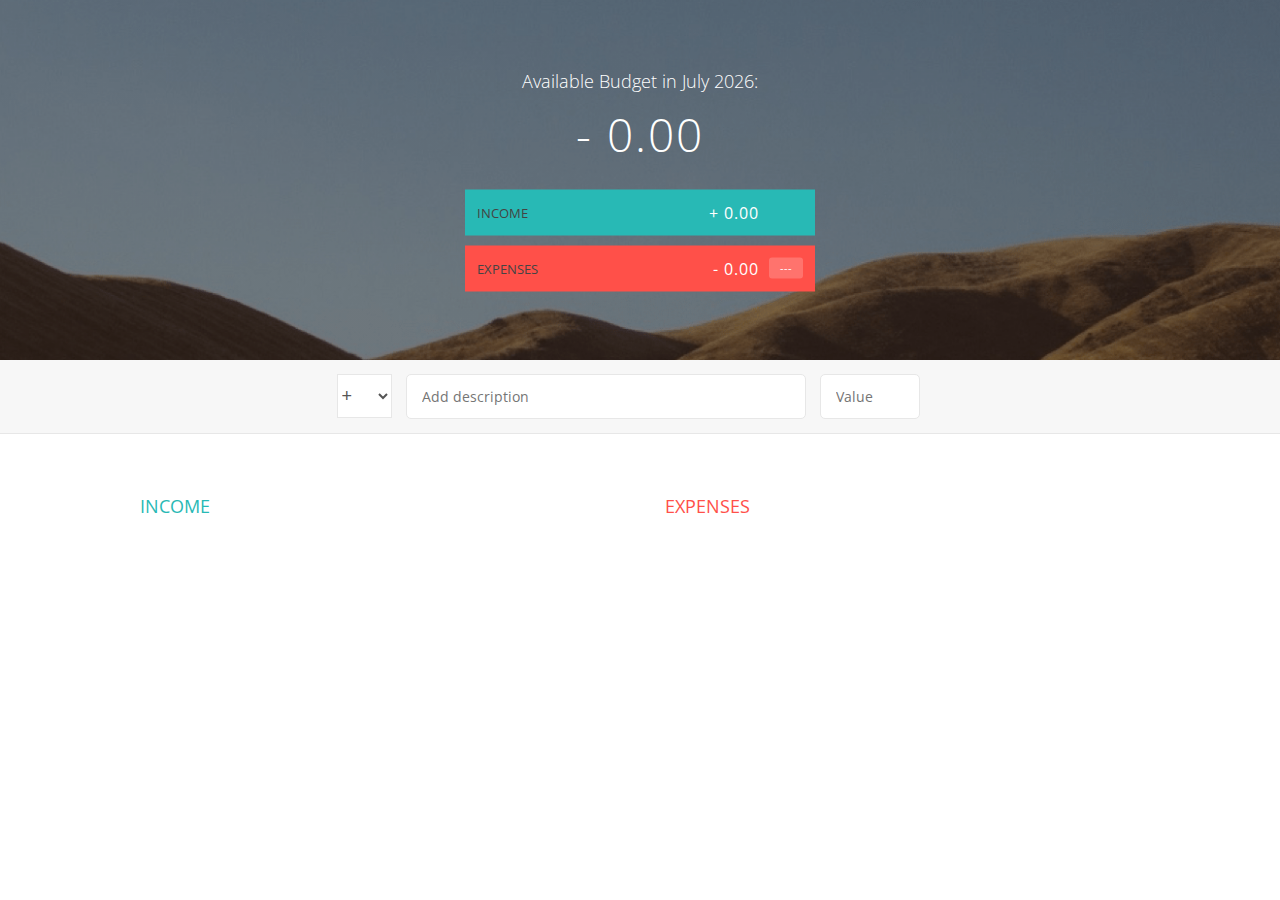
<file: budgetApp/index.html>
<!DOCTYPE html>
<html lang="en">
    <head>
        <meta charset="UTF-8">
        <link href="https://fonts.googleapis.com/css?family=Open+Sans:100,300,400,600" rel="stylesheet" type="text/css">
        <link href="http://code.ionicframework.com/ionicons/2.0.1/css/ionicons.min.css" rel="stylesheet" type="text/css">
        <link type="text/css" rel="stylesheet" href="style.css">
        <title>Budgety</title>
    </head>
    <body>
        
        <div class="top">
            <div class="budget">
                <div class="budget__title">
                    Available Budget in <span class="budget__title--month">%Month%</span>:
                </div>
                
                <div class="budget__value">+ 2,345.64</div>
                
                <div class="budget__income clearfix">
                    <div class="budget__income--text">Income</div>
                    <div class="right">
                        <div class="budget__income--value">+ 4,300.00</div>
                        <div class="budget__income--percentage">&nbsp;</div>
                    </div>
                </div>
                
                <div class="budget__expenses clearfix">
                    <div class="budget__expenses--text">Expenses</div>
                    <div class="right clearfix">
                        <div class="budget__expenses--value">- 1,954.36</div>
                        <div class="budget__expenses--percentage">45%</div>
                    </div>
                </div>
            </div>
        </div>
        
        
        
        <div class="bottom">
            <div class="add">
                <div class="add__container">
                    <select class="add__type">
                        <option value="inc" selected>+</option>
                        <option value="exp">-</option>
                    </select>
                    <input type="text" class="add__description" placeholder="Add description">
                    <input type="number" class="add__value" placeholder="Value">
                    <button class="add__btn"><i class="ion-ios-checkmark-outline"></i></button>
                </div>
            </div>
            
            <div class="container clearfix">
                <div class="income">
                    <h2 class="icome__title">Income</h2>
                    
                    <div class="income__list">
                       
                        <!--
                        <div class="item clearfix" id="income-0">
                            <div class="item__description">Salary</div>
                            <div class="right clearfix">
                                <div class="item__value">+ 2,100.00</div>
                                <div class="item__delete">
                                    <button class="item__delete--btn"><i class="ion-ios-close-outline"></i></button>
                                </div>
                            </div>
                        </div>
                        
                        <div class="item clearfix" id="income-1">
                            <div class="item__description">Sold car</div>
                            <div class="right clearfix">
                                <div class="item__value">+ 1,500.00</div>
                                <div class="item__delete">
                                    <button class="item__delete--btn"><i class="ion-ios-close-outline"></i></button>
                                </div>
                            </div>
                        </div>
                        -->
                        
                    </div>
                </div>
                
                
                
                <div class="expenses">
                    <h2 class="expenses__title">Expenses</h2>
                    
                    <div class="expenses__list">
                       
                        <!--
                        <div class="item clearfix" id="expense-0">
                            <div class="item__description">Apartment rent</div>
                            <div class="right clearfix">
                                <div class="item__value">- 900.00</div>
                                <div class="item__percentage">21%</div>
                                <div class="item__delete">
                                    <button class="item__delete--btn"><i class="ion-ios-close-outline"></i></button>
                                </div>
                            </div>
                        </div>

                        <div class="item clearfix" id="expense-1">
                            <div class="item__description">Grocery shopping</div>
                            <div class="right clearfix">
                                <div class="item__value">- 435.28</div>
                                <div class="item__percentage">10%</div>
                                <div class="item__delete">
                                    <button class="item__delete--btn"><i class="ion-ios-close-outline"></i></button>
                                </div>
                            </div>
                        </div>
                        -->
                        
                    </div>
                </div>
            </div>
            
            
        </div>
        
        <script src="app.js"></script>
    </body>
</html>
</file>
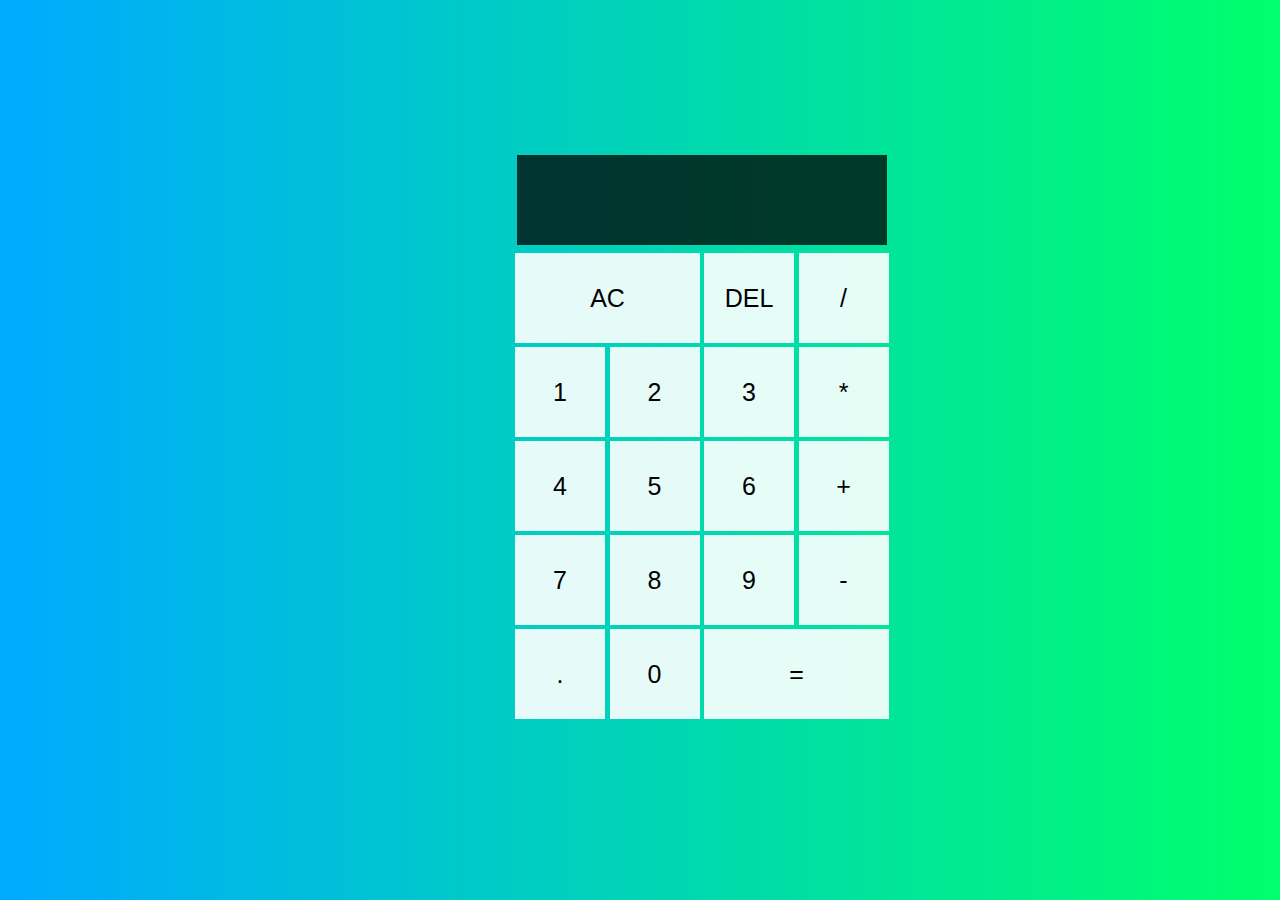
<file: Calculator/index.html>
<!DOCTYPE html>
<html lang="en">
<head>
    <meta charset="UTF-8">
    <meta name="viewport" content="width=device-width, initial-scale=1.0">
    <link rel="stylesheet" href="css/styles.css">
    <title>Calculator</title>
</head>
<body>
    <section class="main">
        <form name="calcform">
            <input type="text" class="display" name="display">
        </form>
        <table>
            <tr>
                <td colspan=2>
                    <input class="button clear" type="button" value="AC" onclick="allClear()">    
                </td>
                <td>
                    <input class="button" type="button" value="DEL" onclick="back()">
                </td>
                <td>
                    <input class="button" type="button" value="/" onclick="insert('/')">
                </td>
            </tr>
            <tr>
                <td>
                    <input class="button" type="button" value="1" onclick="insert(1)">
                </td>
                <td>
                    <input class="button" type="button" value="2" onclick="insert(2)">
                </td>
                <td>
                    <input class="button" type="button" value="3" onclick="insert(3)">
                </td>
                <td>
                    <input  class="button"type="button" value="*" onclick="insert('*')">
                </td>
            </tr>
            <tr>
                <td>
                    <input class="button" type="button" value="4" onclick="insert(4)">
                </td>
                <td>
                    <input class="button" type="button" value="5" onclick="insert(5)">
                </td>
                <td>
                    <input class="button" type="button" value="6" onclick="insert(6)">
                </td>
                <td>
                    <input class="button" type="button" value="+" onclick="insert('+')">
                </td>
            </tr>
            <tr>
                <td>
                    <input class="button" type="button" value="7" onclick="insert(7)">
                </td>
                <td>
                    <input class="button" type="button" value="8" onclick="insert(8)">
                </td>
                <td>
                    <input class="button" type="button" value="9" onclick="insert(9)">
                </td>
                <td>
                    <input class="button" type="button" value="-" onclick="insert('-')">
                </td>
            </tr>
            <tr>
                <td>
                    <input class="button" type="button" value="." onclick="insert('.')">
                </td>
                <td>
                    <input class="button" type="button" value="0" onclick="insert(0)">
                </td>
                <td colspan="2">
                    <input class="button equals" type="button" value="=" onclick="equals()">
                </td>
            </tr>
        </table>
    </section>                
    <script src="app/app.js"></script>
</body>
</html>
</file>
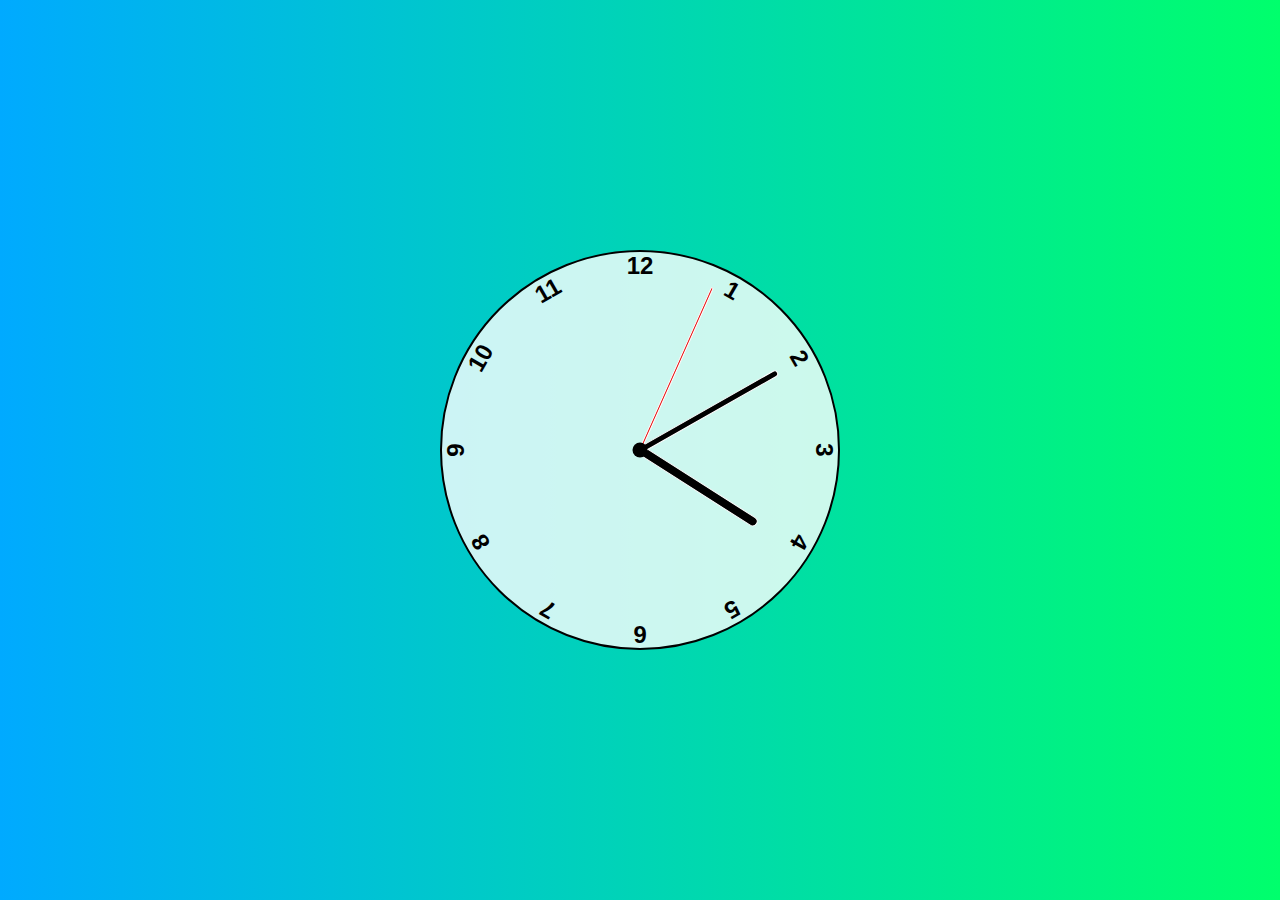
<file: ClockApplication/index.html>
<!DOCTYPE html>
<html lang="en">
<head>
    <meta charset="UTF-8">
    <meta name="viewport" content="width=device-width, initial-scale=1.0">
    <link rel="stylesheet" href="css/styles.css">
    <script src="app/app.js" defer></script>
    <title>Clock</title>
</head>
<body>
    <section class="clock">
        <section class="hand hour" data-hour-hand></section>
        <section class="hand minute" data-minute-hand></section>
        <section class="hand second" data-second-hand></section>
        <section class="number number1">1</section>
        <section class="number number2">2</section>
        <section class="number number3">3</section>
        <section class="number number4">4</section>
        <section class="number number5">5</section>
        <section class="number number6">6</section>
        <section class="number number7">7</section>
        <section class="number number8">8</section>
        <section class="number number9">9</section>
        <section class="number number10">10</section>
        <section class="number number11">11</section>
        <section class="number number12">12</section>
    </section>
</body>
</html>
</file>
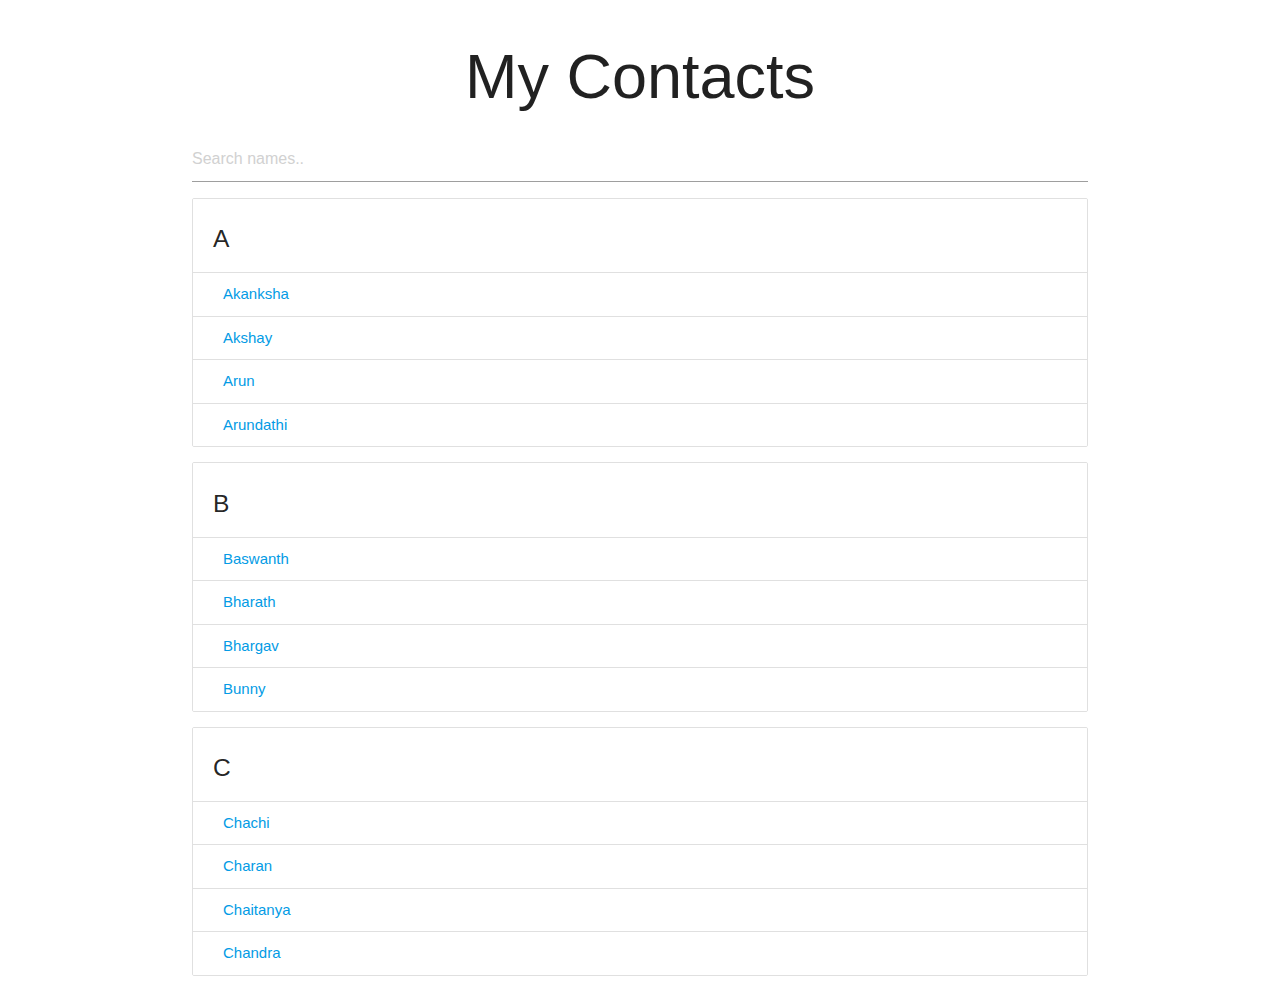
<file: ContactsApp/index.html>
<!DOCTYPE html>
<html lang="en">
<head>
    <meta charset="UTF-8">
    <meta name="viewport" content="width=device-width, initial-scale=1.0">
    <link rel="stylesheet" href="https://cdnjs.cloudflare.com/ajax/libs/materialize/1.0.0/css/materialize.min.css">
    <title>My Contacts</title>
</head>
<body>
    <header>
        <h1 class="center-align">My Contacts</h1>
    </header>
    <section class="container">
        <input type="text" data-search-input placeholder="Search names..">
        <ul class="collection with-header">
            <li class="collection-header">
                <h5>A</h5>
            </li>
            <li class="collection-item">
                <a data-contact-name href="#">Akanksha</a>
            </li>
            <li class="collection-item">
                <a data-contact-name href="#">Akshay</a>
            </li>
            <li class="collection-item">
                <a data-contact-name href="#">Arun</a>
            </li>            
            <li class="collection-item">
                <a data-contact-name href="#">Arundathi</a>
            </li>
        </ul>
        <ul class="collection with-header">
            <li class="collection-header">
                <h5>B</h5>
            </li>
            <li class="collection-item">
                <a data-contact-name href="#">Baswanth</a>
            </li>
            <li class="collection-item">
                <a data-contact-name href="#">Bharath</a>
            </li>  
            <li class="collection-item">
                <a data-contact-name href="#">Bhargav</a>
            </li>                      
            <li class="collection-item">
                <a data-contact-name href="#">Bunny</a>
            </li>
        </ul>
        <ul class="collection with-header">
            <li class="collection-header">
                <h5>C</h5>
            </li>
            <li class="collection-item">
                <a data-contact-name href="#">Chachi</a>
            </li>
            <li class="collection-item">
                <a data-contact-name href="#">Charan</a>
            </li>  
            <li class="collection-item">
                <a data-contact-name href="#">Chaitanya</a>
            </li>                      
            <li class="collection-item">
                <a data-contact-name href="#">Chandra</a>
            </li>
        </ul>
    </section>
    <script src="./app/app.js"></script>
</body>
</html>
</file>
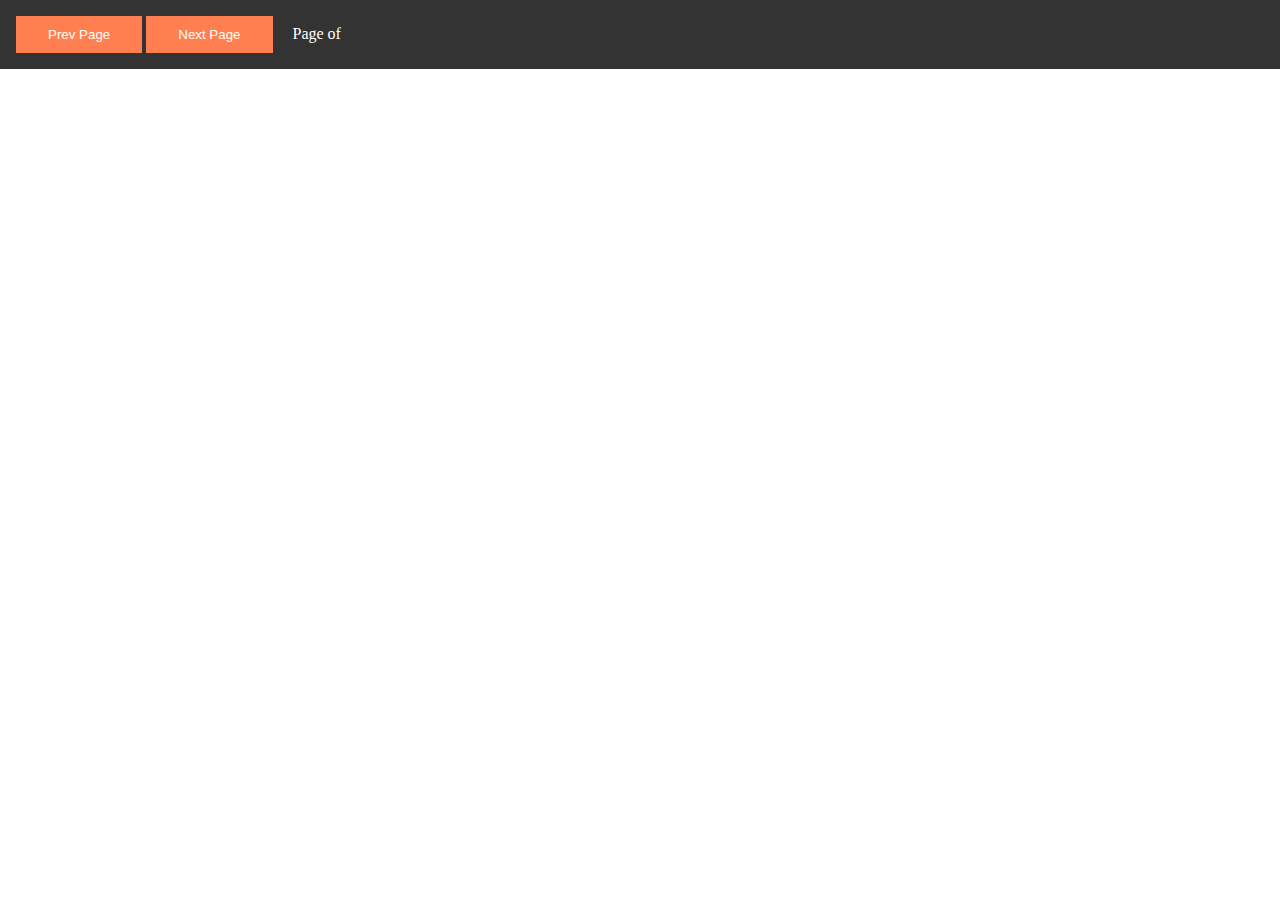
<file: PDFViewerApp/index.html>
<!DOCTYPE html>
<html lang="en">
<head>
    <meta charset="UTF-8">
    <meta name="viewport" content="width=device-width, initial-scale=1.0">
    <link rel="stylesheet" href="https://pro.fontawesome.com/releases/v5.10.0/css/all.css" integrity="sha384-AYmEC3Yw5cVb3ZcuHtOA93w35dYTsvhLPVnYs9eStHfGJvOvKxVfELGroGkvsg+p" crossorigin="anonymous"/>
    <link rel="stylesheet" href="css/styles.css">
    <title>PDF Viewer</title>
</head>
<body>
    <header class="top-bar">
        <button class="btn" id="prev-page">
            <i class="fas fa-arrow-circle-left"></i> Prev Page            
        </button>
        <button class="btn" id="next-page">
            <i class="fas fa-arrow-circle-right"></i> Next Page            
        </button>
        <span class="page-info">
            Page <span id="page-num"></span> of <span id="page-count"></span>
        </span>
    </header>
    <canvas id="pdf-render"></canvas>
    <script src="https://mozilla.github.io/pdf.js/build/pdf.js"></script>
    <script src="app.js"></script>
</body>
</html>
</file>
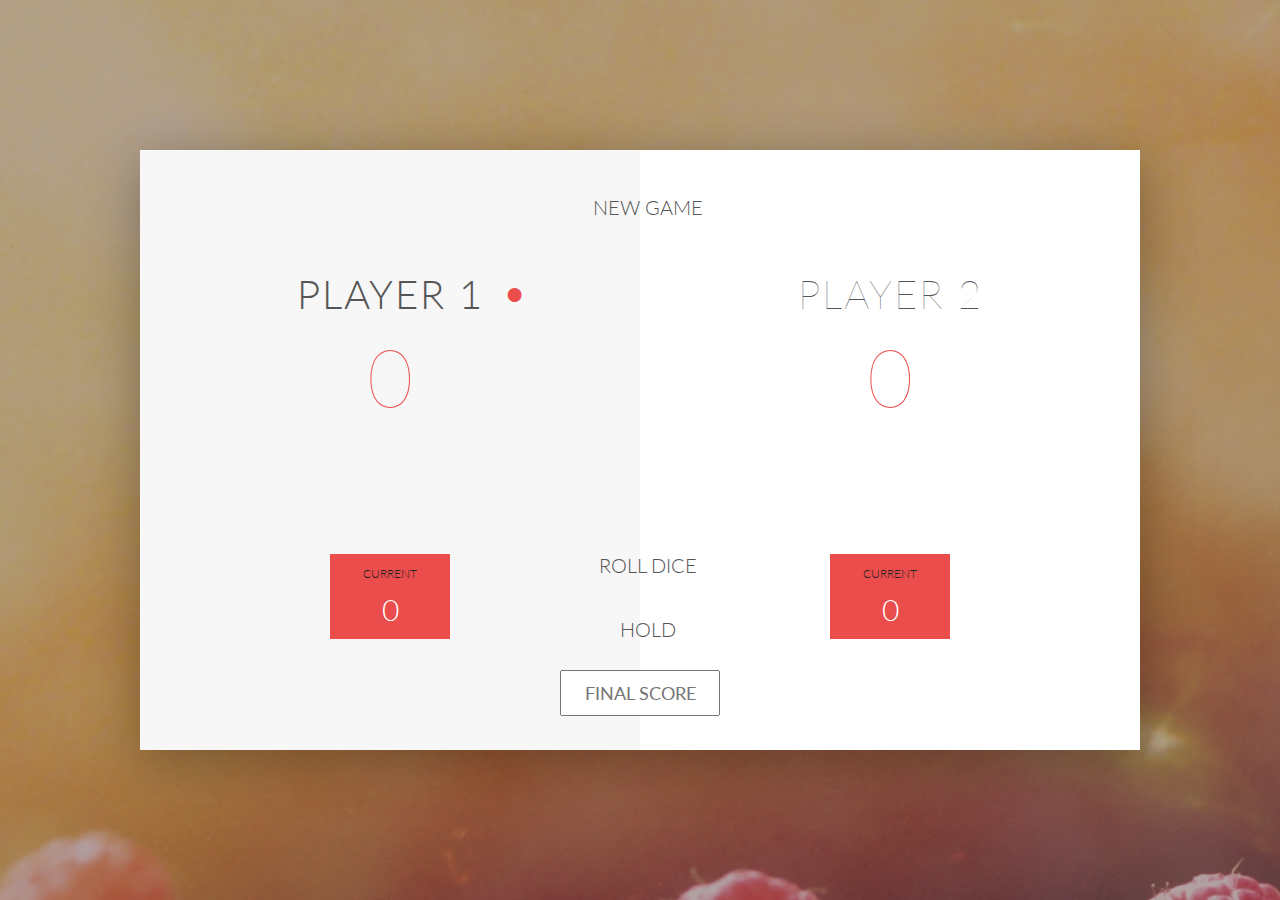
<file: PigGame/index.html>
<!DOCTYPE html>
<html lang="en">
    <head>
        <meta charset="UTF-8">
        <link href="https://fonts.googleapis.com/css?family=Lato:100,300,600" rel="stylesheet" type="text/css">
        <link href="http://code.ionicframework.com/ionicons/2.0.1/css/ionicons.min.css" rel="stylesheet" type="text/css">
        <link type="text/css" rel="stylesheet" href="style.css">
        
        <title>Pig Game</title>
    </head>

    <body>
        <div class="wrapper clearfix">
            <div class="player-0-panel active">
                <div class="player-name" id="name-0">Player 1</div>
                <div class="player-score" id="score-0">43</div>
                <div class="player-current-box">
                    <div class="player-current-label">Current</div>
                    <div class="player-current-score" id="current-0">11</div>
                </div>
            </div>
            
            <div class="player-1-panel">
                <div class="player-name" id="name-1">Player 2</div>
                <div class="player-score" id="score-1">72</div>
                <div class="player-current-box">
                    <div class="player-current-label">Current</div>
                    <div class="player-current-score" id="current-1">0</div>
                </div>
            </div>
            
            <button class="btn-new"><i class="ion-ios-plus-outline"></i>New game</button>
            <button class="btn-roll"><i class="ion-ios-loop"></i>Roll dice</button>
            <button class="btn-hold"><i class="ion-ios-download-outline"></i>Hold</button>
            
            <input type="text" placeholder="Final score" class="final-score">
            
            <img src="dice-5.png" alt="Dice" class="dice" id="dice-1">
            <img src="dice-5.png" alt="Dice" class="dice" id="dice-2">
        </div>
        
        <!--<script src="app.js"></script>-->
        <script src="challenges.js"></script>
    </body>
</html>
</file>
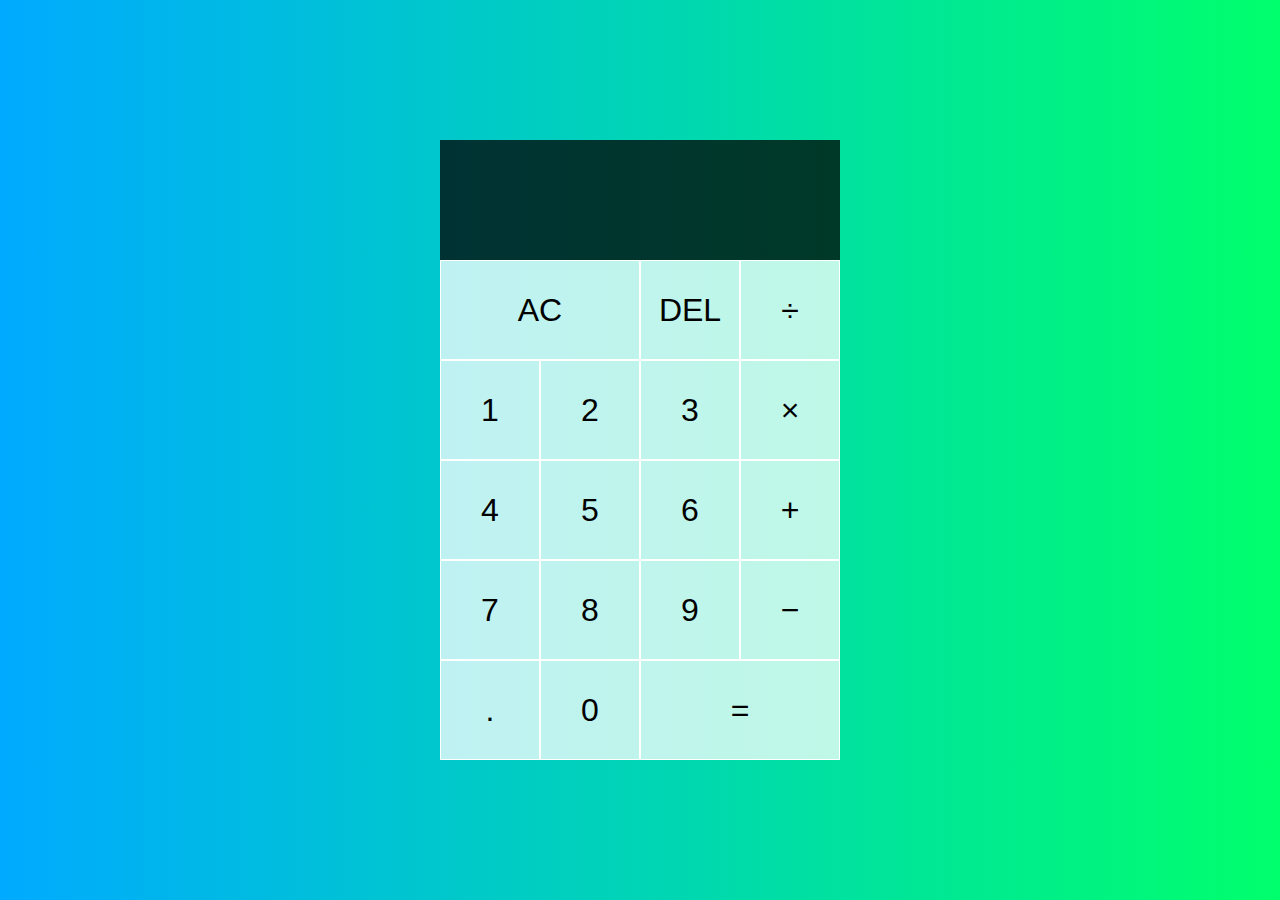
<file: SimpleCalculator(Object Oriented Javascript)/index.html>
<!DOCTYPE html>
<html lang="en">
<head>
    <meta charset="UTF-8">
    <meta name="viewport" content="width=device-width, initial-scale=1.0">
    <link rel="stylesheet" href="css/styles.css">
    <script src="app/app.js" defer></script>
    <title>Calculator</title>        
</head>
<body>
    <section class="calculator-grid">
        <section class="output">
            <section data-previous-operand class="previous-operand"></section>
            <section data-current-operand class="current-operand"></section>
        </section>
        <button data-all-clear class="span-two">AC</button>
        <button data-delete>DEL</button>
        <button data-operation>&div;</button>
        <button data-number>1</button>
        <button data-number>2</button>
        <button data-number>3</button>
        <button data-operation>&times;</button>
        <button data-number>4</button>
        <button data-number>5</button>
        <button data-number>6</button>
        <button data-operation>&plus;</button>
        <button data-number>7</button>
        <button data-number>8</button>
        <button data-number>9</button>
        <button data-operation>&minus;</button>
        <button data-number>.</button>
        <button data-number>0</button>
        <button data-equals class="span-two">&equals;</button>
    </section>        
</body>
</html>
</file>
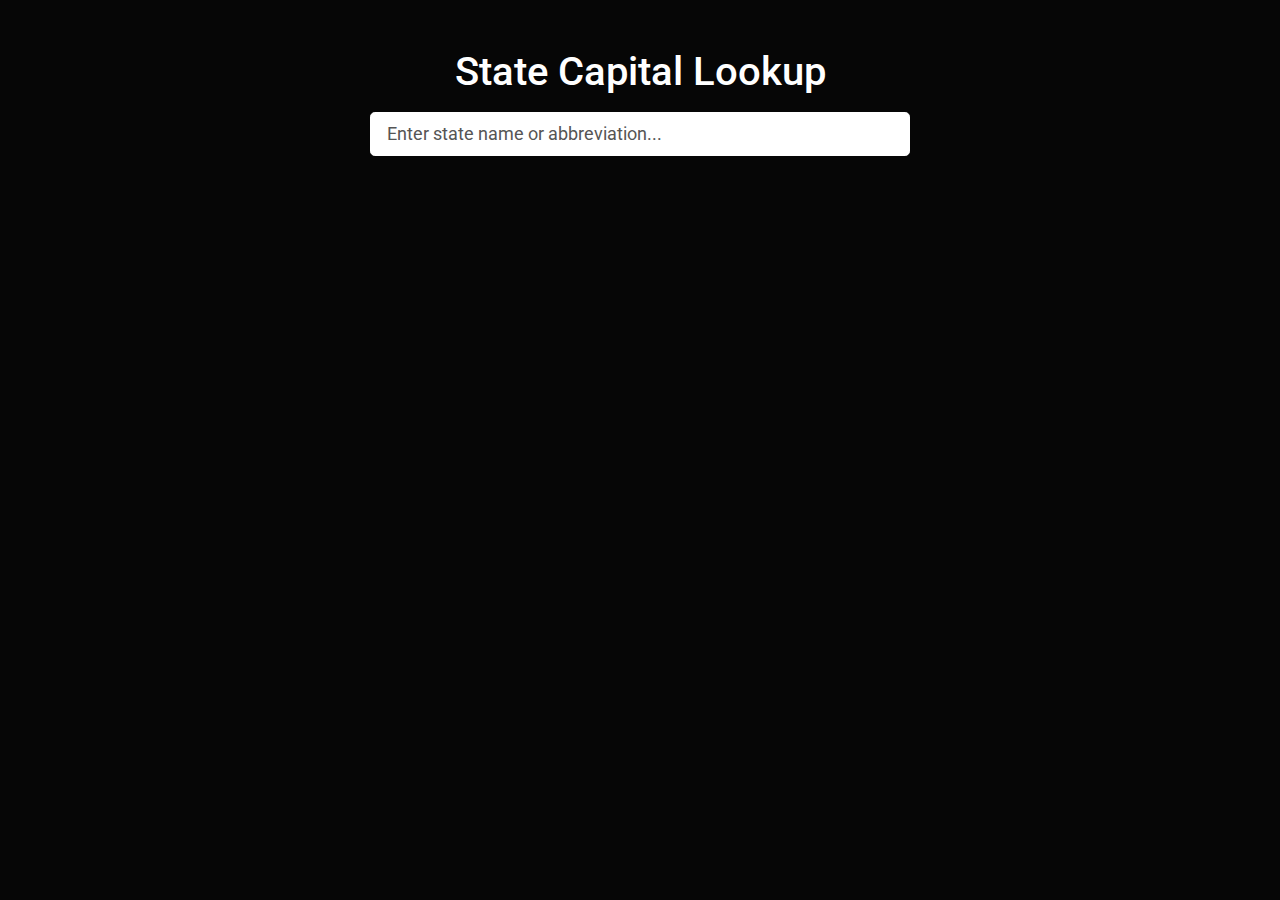
<file: StateCapitalLookup/index.html>
<!DOCTYPE html>
<html lang="en">
<head>
    <meta charset="UTF-8">
    <meta name="viewport" content="width=device-width, initial-scale=1.0">
    <link rel="stylesheet" href="css/bootstrap.min.css">
    <link rel="stylesheet" href="https://cdnjs.cloudflare.com/ajax/libs/font-awesome/5.14.0/css/all.min.css" integrity="sha512-1PKOgIY59xJ8Co8+NE6FZ+LOAZKjy+KY8iq0G4B3CyeY6wYHN3yt9PW0XpSriVlkMXe40PTKnXrLnZ9+fkDaog==" crossorigin="anonymous" />
    <title>State Capital Lookup</title>
</head>
<body>
    <section class="container mt-5">
        <section class="row">
            <section class="col-md-6 m-auto">
                <h3 class="text-center mb-3">
                    <i class="fas fa-flag-usa"></i> State Capital Lookup
                </h3>
                <section class="form-group">
                    <input type="text" data-search class="form-control form-control-lg" placeholder="Enter state name or abbreviation...">
                </section>
                <section data-match-results>

                </section>
            </section>
        </section>
    </section>
    <script src="app/app.js"></script>
</body>
</html>
</file>
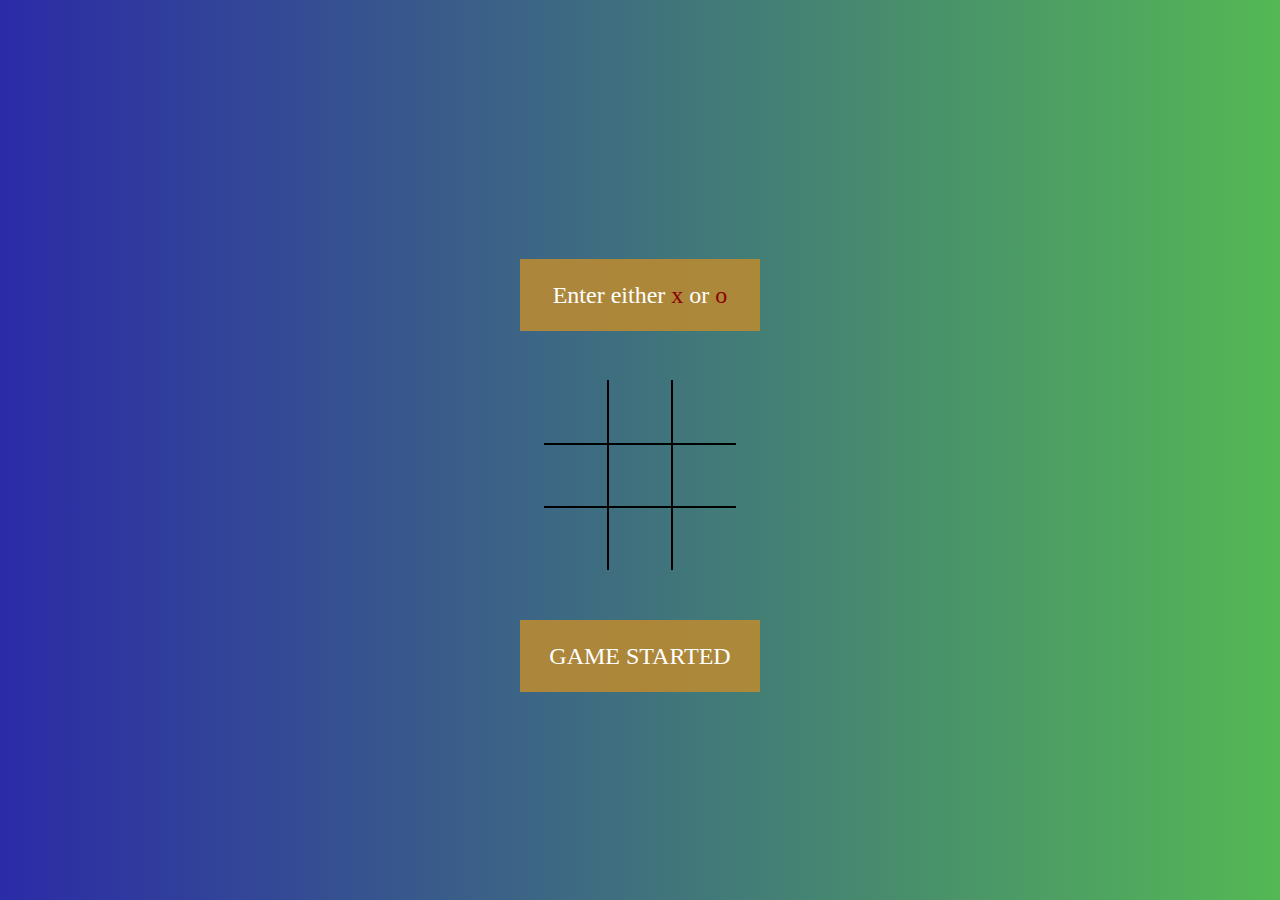
<file: TicTacToe/index.html>
<!DOCTYPE html>
<html lang="en">
<head>
    <meta charset="UTF-8">
    <meta name="viewport" content="width=device-width, initial-scale=1.0">
    <link rel="stylesheet" href="css/styles.css">
    <script src="app/app.js" defer></script>
    <title>Tic Tac Toe</title>
</head>
<body>
    <div class="rules">
        Enter either <span>x</span>  or <span>o</span> 
    </div>
    <section class="container">
        <section class="box">
            <input type="text" maxlength="1" data-input="1">
        </section>
        <section class="box">
            <input type="text" maxlength="1" data-input="2">
        </section>
        <section class="box">
            <input type="text" maxlength="1" data-input="3">
        </section>
    </section>
    <section class="container">
        <section class="box">
            <input type="text" maxlength="1" data-input="4">
        </section>
        <section class="box">
            <input type="text" maxlength="1" data-input="5">
        </section>
        <section class="box">
            <input type="text" maxlength="1" data-input="6">
        </section>
    </section>    
    <section class="container">
        <section class="box">
            <input type="text" maxlength="1" data-input="7">
        </section>
        <section class="box">
            <input type="text" maxlength="1" data-input="8">
        </section>
        <section class="box">
            <input type="text" maxlength="1" data-input="9">
        </section>
    </section>    
    <div class="notification" data-code="0">
        GAME STARTED
    </div>
</body>
</html>
</file>
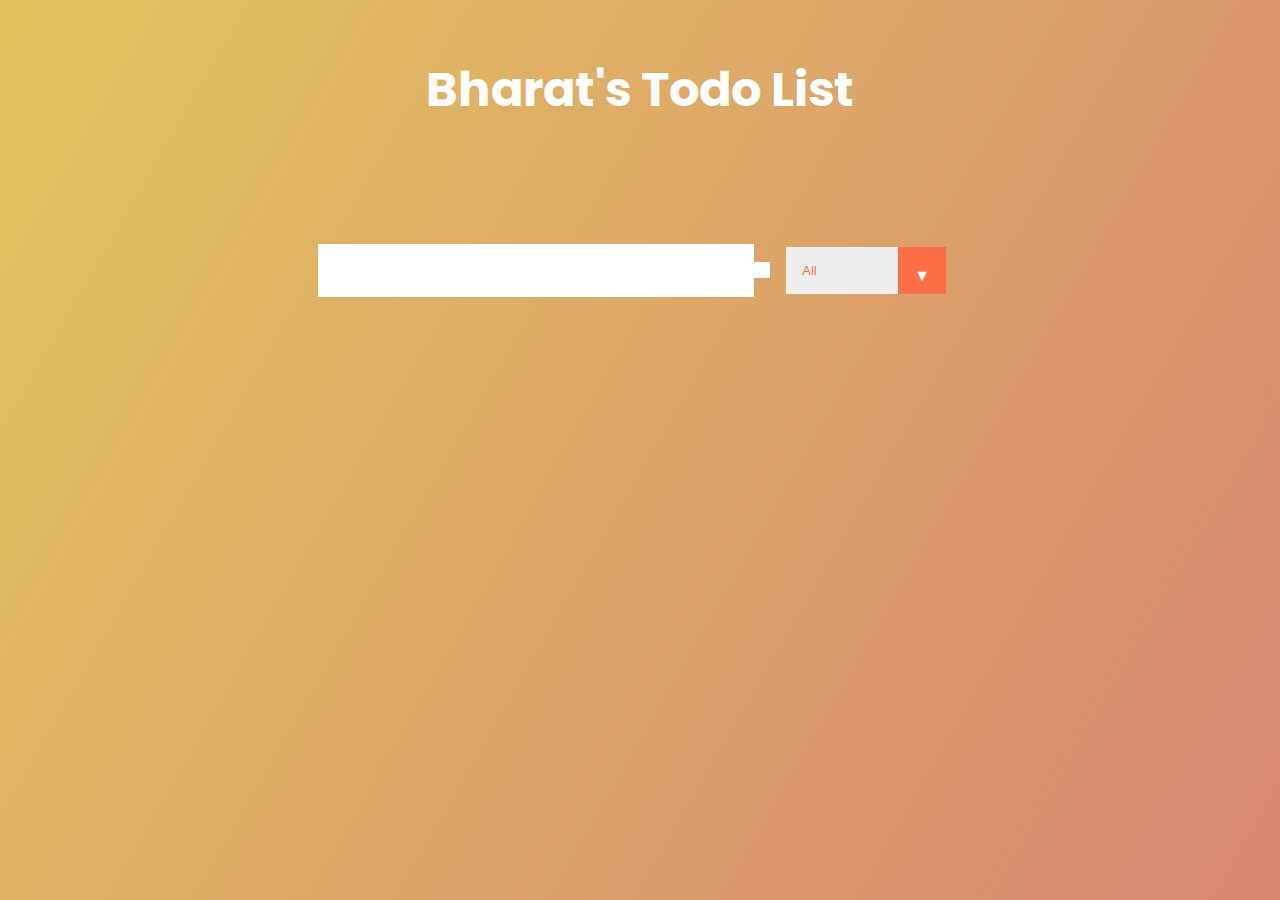
<file: TodoApplication/index.html>
<!DOCTYPE html>
<html lang="en">
<head>
    <meta charset="UTF-8">
    <meta name="viewport" content="width=device-width, initial-scale=1.0">
    <link href="https://fonts.googleapis.com/css2?family=Poppins:wght@300&display=swap" rel="stylesheet">
    <link rel="stylesheet" href="https://cdnjs.cloudflare.com/ajax/libs/font-awesome/5.14.0/css/all.min.css" integrity="sha512-1PKOgIY59xJ8Co8+NE6FZ+LOAZKjy+KY8iq0G4B3CyeY6wYHN3yt9PW0XpSriVlkMXe40PTKnXrLnZ9+fkDaog==" crossorigin="anonymous" />
    <link rel="stylesheet" href="css/styles.css">
    <title>Todo List</title>
</head>
<body>

    <header>
        <h1>Bharat's Todo List</h1>
    </header>

    <form>
        <input type="text" name="todo" id="todo" class="todo-input">
        <button class="todo-button" type="submit">
            <i class="fas fa-plus-square"></i>
        </button>
        <section class="select">
            <select name="todos" id="tods" class="filter-todo">
                <option value="all">All</option>
                <option value="completed">Completed</option>
                <option value="uncompleted">UnCompleted</option>
            </select>
        </section>
    </form>

    <section class="todo-container">
        <ul class="todo-list"></ul>
    </section>
    <script src="./app.js"></script>
</body>
</html>
</file>
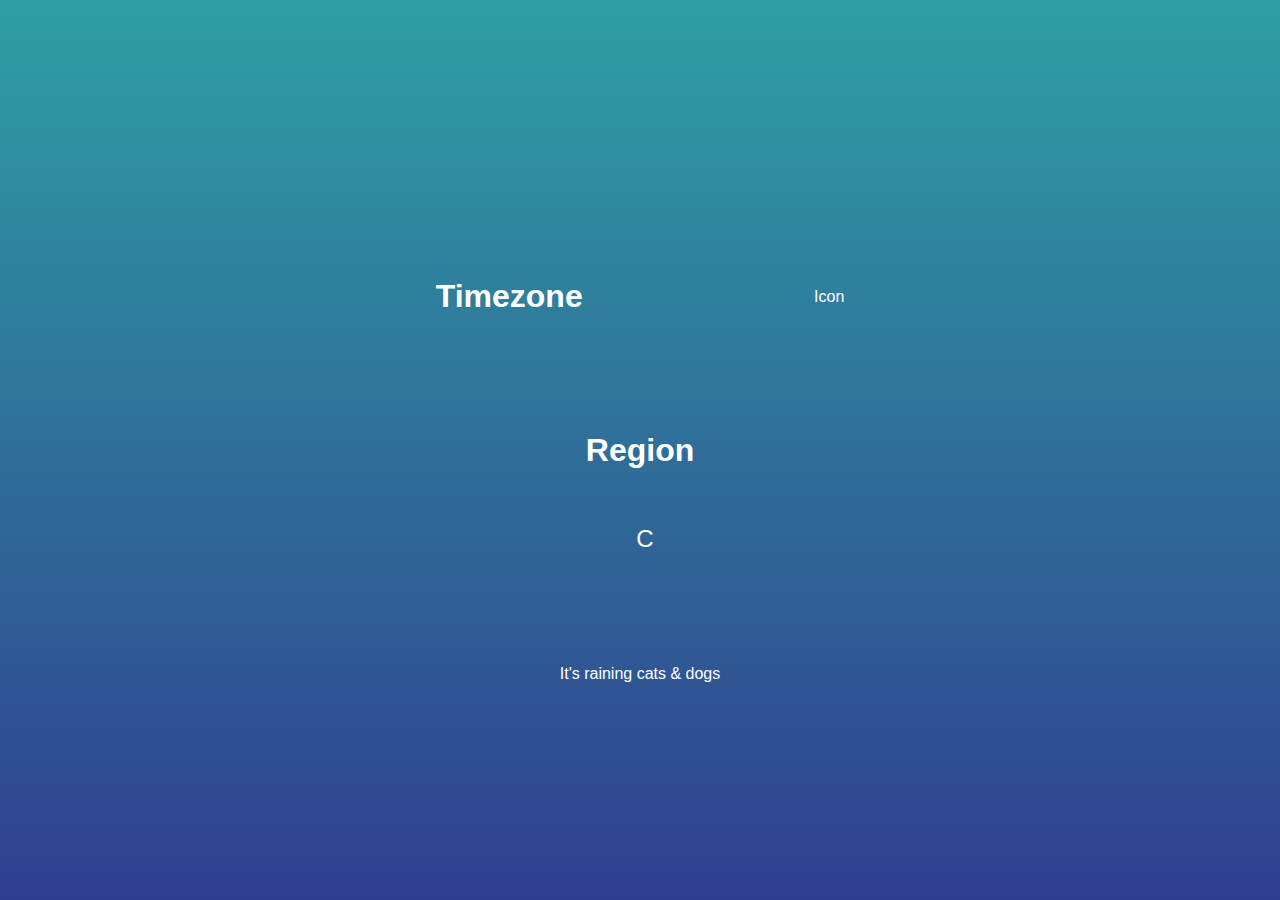
<file: WeatherApplication/index.html>
<!DOCTYPE html>
<html lang="en">
<head>
    <meta charset="UTF-8">
    <meta name="viewport" content="width=device-width, initial-scale=1.0">
    
    <link rel="stylesheet" href="css/styles.css">
    <title>Weather App</title>
</head>
<body>
    <section class="location">
        <h1 class="location-timezone" data-loc-timezone>Timezone</h1>
        <p data-icon>Icon</p>
    </section>
    <section class="region">
        <h1 class="region" data-region>Region</h1>
    </section>
    <section class="temperature">
        <section class="degree-section">
            <h2 class="temperature-degree" data-temp-degree></h2>
            <span data-temp-notion>C</span>
        </section>        
        <section class="temperature-description" data-temp-description>
            It's raining cats & dogs
        </section>
    </section>
    <script src="app/app.js"></script>
</body>
</html>
</file>
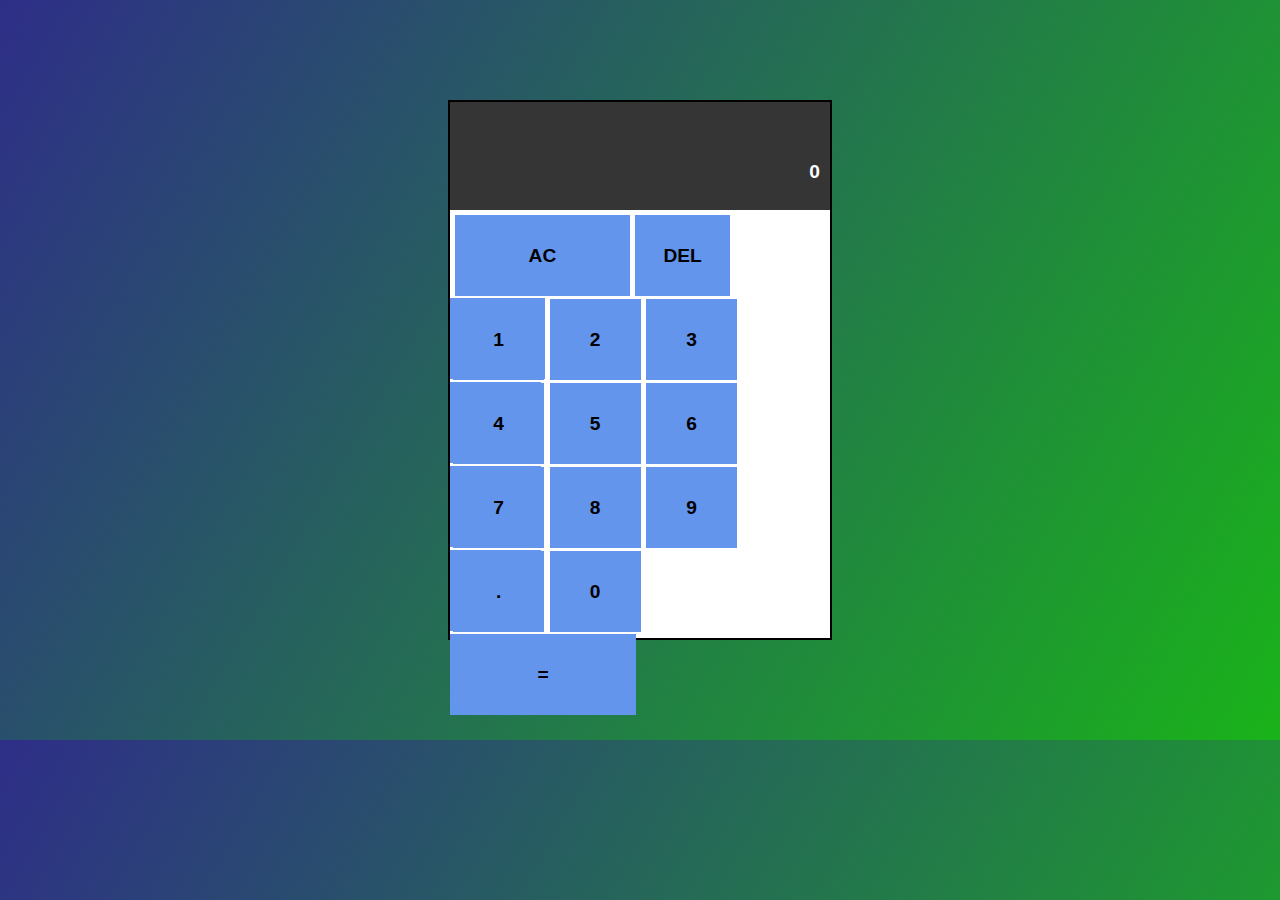
<file: SimpleCalculator(Object Oriented Javascript)/index2.html>
<!DOCTYPE html>
<html lang="en">
<head>
    <meta charset="UTF-8">
    <meta name="viewport" content="width=device-width, initial-scale=1.0">
    <link rel="stylesheet" href="css/styles2.css">
    <title>Calculator</title>
</head>
<body>
    <section class="container">
        <section class="output">
            <section class="state"></section>
            <section class="result">0</section>
        </section>
        <section class="op1">
            <span class="clear">AC</span>
            <span class="delete">DEL</span>
            <span class="division">&divide;</span>
        </section>
        <section class="op">
            <span class="num">1</span>
            <span class="num">2</span>
            <span class="num">3</span>
            <span class="multiply">&times;</span>
        </section>
        <section class="op">
            <span class="num">4</span>
            <span class="num">5</span>
            <span class="num">6</span>
            <span class="add">&plus;</span>
        </section>
        <section class="op">
            <span class="num">7</span>
            <span class="num">8</span>
            <span class="num">9</span>
            <span class="subtract">&minus;</span>
        </section>
        <section class="op2">
            <span class="dot">.</span>
            <span class="num">0</span>
            <span class="equals">&equals;</span>
        </section>
    </section>
    <script src="app/app2.js"></script>
</body>
</html>
</file>
<file: budgetApp/style.css>
/**********************************************
*** GENERAL
**********************************************/

* {
    margin: 0;
    padding: 0;
    box-sizing: border-box;
}

.clearfix::after {
    content: "";
    display: table;
    clear: both;
}

body {
    color: #555;
    font-family: Open Sans;
    font-size: 16px;
    position: relative;
    height: 100vh;
    font-weight: 400;
}

.right { float: right; }
.red { color: #FF5049 !important; }
.red-focus:focus { border: 1px solid #FF5049 !important; }

/**********************************************
*** TOP PART
**********************************************/

.top {
    height: 40vh;
    background-image: linear-gradient(rgba(0, 0, 0, 0.35), rgba(0, 0, 0, 0.35)), url(back.png);
    background-size: cover;
    background-position: center;
    position: relative;
}

.budget {
    position: absolute;
    width: 350px;
    top: 50%;
    left: 50%;
    transform: translate(-50%, -50%);
    color: #fff;
}

.budget__title {
    font-size: 18px;
    text-align: center;
    margin-bottom: 10px;
    font-weight: 300;
}

.budget__value {
    font-weight: 300;
    font-size: 46px;
    text-align: center;
    margin-bottom: 25px;
    letter-spacing: 2px;
}

.budget__income,
.budget__expenses {
    padding: 12px;
    text-transform: uppercase;
}

.budget__income {
    margin-bottom: 10px;
    background-color: #28B9B5;
}

.budget__expenses {
    background-color: #FF5049;
}

.budget__income--text,
.budget__expenses--text {
    float: left;
    font-size: 13px;
    color: #444;
    margin-top: 2px;
}

.budget__income--value,
.budget__expenses--value {
    letter-spacing: 1px;
    float: left;
}

.budget__income--percentage,
.budget__expenses--percentage {
    float: left;
    width: 34px;
    font-size: 11px;
    padding: 3px 0;
    margin-left: 10px;
}

.budget__expenses--percentage {
    background-color: rgba(255, 255, 255, 0.2);
    text-align: center;
    border-radius: 3px;
}


/**********************************************
*** BOTTOM PART
**********************************************/

/***** FORM *****/
.add {
    padding: 14px;
    border-bottom: 1px solid #e7e7e7;
    background-color: #f7f7f7;
}

.add__container {
    margin: 0 auto;
    text-align: center;
}

.add__type {
    width: 55px;
    border: 1px solid #e7e7e7;
    height: 44px;
    font-size: 18px;
    color: inherit;
    background-color: #fff;
    margin-right: 10px;
    font-weight: 300;
    transition: border 0.3s;
}

.add__description,
.add__value {
    border: 1px solid #e7e7e7;
    background-color: #fff;
    color: inherit;
    font-family: inherit;
    font-size: 14px;
    padding: 12px 15px;
    margin-right: 10px;
    border-radius: 5px;
    transition: border 0.3s;
}

.add__description { width: 400px;}
.add__value { width: 100px;}

.add__btn {
    font-size: 35px;
    background: none;
    border: none;
    color: #28B9B5;
    cursor: pointer;
    display: inline-block;
    vertical-align: middle;
    line-height: 1.1;
    margin-left: 10px;
}

.add__btn:active { transform: translateY(2px); }

.add__type:focus,
.add__description:focus,
.add__value:focus {
    outline: none;
    border: 1px solid #28B9B5;
}

.add__btn:focus { outline: none; }

/***** LISTS *****/
.container {
    width: 1000px;
    margin: 60px auto;
}

.income {
    float: left;
    width: 475px;
    margin-right: 50px;
}

.expenses {
    float: left;
    width: 475px;
}

h2 {
    text-transform: uppercase;
    font-size: 18px;
    font-weight: 400;
    margin-bottom: 15px;
}

.icome__title { color: #28B9B5; }
.expenses__title { color: #FF5049; }

.item {
    padding: 13px;
    border-bottom: 1px solid #e7e7e7;
}

.item:first-child { border-top: 1px solid #e7e7e7; }
.item:nth-child(even) { background-color: #f7f7f7; }

.item__description {
    float: left;
}

.item__value {
    float: left;
    transition: transform 0.3s;
}

.item__percentage {
    float: left;
    margin-left: 20px;
    transition: transform 0.3s;
    font-size: 11px;
    background-color: #FFDAD9;
    padding: 3px;
    border-radius: 3px;
    width: 32px;
    text-align: center;
}

.income .item__value,
.income .item__delete--btn {
    color: #28B9B5;
}

.expenses .item__value,
.expenses .item__percentage,
.expenses .item__delete--btn {
    color: #FF5049;
}


.item__delete {
    float: left;
}

.item__delete--btn {
    font-size: 22px;
    background: none;
    border: none;
    cursor: pointer;
    display: inline-block;
    vertical-align: middle;
    line-height: 1;
    display: none;
}

.item__delete--btn:focus { outline: none; }
.item__delete--btn:active { transform: translateY(2px); }

.item:hover .item__delete--btn { display: block; }
.item:hover .item__value { transform: translateX(-20px); }
.item:hover .item__percentage { transform: translateX(-20px); }


.unpaid {
    background-color: #FFDAD9 !important;
    cursor: pointer;
    color: #FF5049;

}

.unpaid .item__percentage { box-shadow: 0 2px 6px 0 rgba(0, 0, 0, 0.1); }
.unpaid:hover .item__description { font-weight: 900; }
</file>
<file: Calculator/css/styles.css>
* {
    margin: 0;
    padding: 0;
}

body {
    background: linear-gradient(to right,#00AAFF, #00FF6C);
}

.button {
    width: 90px;
    height: 90px;
    font-size: 25px;
    font-weight: 500;
    margin: 1px;
    cursor: pointer;
    background-color: rgba(255, 255, 255, .9);
    border: none;
    outline: none;
}

.button:hover {
    background-color: rgba(255, 255, 255, 1);
}

.button.clear {
    width: 185px;
}

.button.equals {
    width: 185px;
}

.display {
    width: 360px;
    height: 80px;
    margin: 5px;   
    padding: 5px;
    font-size: 25px;
    background-color: rgba(0, 0, 0, 0.75);
    outline: none;
    border: none;
}

.main {
    width: 20%;
    margin: 150px auto;
    height: 100%;
}
</file>
<file: ClockApplication/css/styles.css>
*, *::after, *::before {
    margin: 0;
    padding: 0;
    box-sizing: border-box;
    font-family: Gotham Rounded, sans-serif;
}

body {
    display: flex;
    justify-content: center;
    align-items: center;
    min-height: 100vh;
    overflow: hidden;
    background: linear-gradient(to right,#00AAFF, #00FF6C);
}

.clock {
    width: 400px;
    height: 400px;
    border: 2px solid #000000;
    border-radius: 200px;
    background-color: rgba(255, 255, 255, .8);
    position: relative;
}

.clock::after {
    content: '';
    position: absolute;
    background-color: #000000;
    width: 15px;
    height: 15px;
    z-index: 11;
    top: 50%;
    left: 50%;
    transform: translate(-50%, -50%);
    border-radius: 50%;
}

.clock .number {
    --rotation: 0;
    position: absolute;
    height: 100%;
    width: 100%;
    text-align: center;
    transform: rotate(var(--rotation));
    font-size: 1.5rem;
    font-weight: 600;
}

.clock .number1 {    --rotation:30deg; }
.clock .number2 {    --rotation:60deg; }
.clock .number3 {    --rotation:90deg; }
.clock .number4 {    --rotation:120deg; }
.clock .number5 {    --rotation:150deg; }
.clock .number6 {    --rotation:180deg; }
.clock .number7 {    --rotation:210deg; }
.clock .number8 {    --rotation:240deg; }
.clock .number9 {    --rotation:270deg; }
.clock .number10 {    --rotation:300deg; }
.clock .number11 {    --rotation:330deg; }

.clock .hand {
    --rotation: 0;
    position: absolute;
    bottom: 50%;
    left: 50%;
    transform: translateX(-50%) rotate(calc(var(--rotation) * 1deg));
    transform-origin: bottom;
    border: 1px solid #ffffff;
    border-top-left-radius: 10px;
    border-top-right-radius: 10px;
    z-index: 10;
}

.clock .hand.second {
    width: 3px;
    height: 45%;
    background-color: rgb(231, 23, 23);
}

.clock .hand.minute {
    width: 7px;
    height: 40%;
    background-color: #000000;
}

.clock .hand.hour {
    width: 10px;
    height: 35%;
    background-color: #000000;
}
</file>
<file: PDFViewerApp/css/styles.css>
* {
    margin: 0;
    padding: 0;
}

.top-bar {
    background: #333333;
    color: #ffffff;
    padding: 1rem;
}

.btn {
    background: coral;
    color: #ffffff;
    border: none;
    outline: none;
    cursor: pointer;
    padding: 0.7rem 2rem;
}

.btn:hover {
    opacity: 0.9;
}

.page-info {
    margin-left: 1rem;
}

.error {
    background: orangered;
    color: #ffffff;
    padding: 1rem;
}
</file>
<file: PigGame/style.css>
/**********************************************
*** GENERAL
**********************************************/

.final-score {
    position: absolute;
    left: 50%;
    transform: translateX(-50%);
    top: 520px;
    color: #555;
    font-size: 18px;
    font-family: 'Lato';
    text-align: center;
    padding: 10px;
    width: 160px;
    text-transform: uppercase;
}

.final-score:focus { outline: none; }

#dice-1 { top: 120px; }
#dice-2 { top: 250px; }


* {
    margin: 0;
    padding: 0;
    box-sizing: border-box;
    
}

.clearfix::after {
    content: "";
    display: table;
    clear: both;
}

body {
    background-image: linear-gradient(rgba(62, 20, 20, 0.4), rgba(62, 20, 20, 0.4)), url(back.jpg);
    background-size: cover;
    background-position: center;
    font-family: Lato;
    font-weight: 300;
    position: relative;
    height: 100vh;
    color: #555;
}

.wrapper {
    width: 1000px;
    position: absolute;
    top: 50%;
    left: 50%;
    transform: translate(-50%, -50%);
    background-color: #fff;
    box-shadow: 0px 10px 50px rgba(0, 0, 0, 0.3);
    overflow: hidden;
}

.player-0-panel,
.player-1-panel {
    width: 50%;
    float: left;
    height: 600px;
    padding: 100px;
}



/**********************************************
*** PLAYERS
**********************************************/

.player-name {
    font-size: 40px;
    text-align: center;
    text-transform: uppercase;
    letter-spacing: 2px;
    font-weight: 100;
    margin-top: 20px;
    margin-bottom: 10px;
    position: relative;
}

.player-score {
    text-align: center;
    font-size: 80px;
    font-weight: 100;
    color: #EB4D4D;
    margin-bottom: 130px;
}

.active { background-color: #f7f7f7; }
.active .player-name { font-weight: 300; }

.active .player-name::after {
    content: "\2022";
    font-size: 47px;
    position: absolute;
    color: #EB4D4D;
    top: -7px;
    right: 10px;
    
}

.player-current-box {
    background-color: #EB4D4D;
    color: #fff;
    width: 40%;
    margin: 0 auto;
    padding: 12px;
    text-align: center;
}

.player-current-label {
    text-transform: uppercase;
    margin-bottom: 10px;
    font-size: 12px;
    color: #222;
}

.player-current-score {
    font-size: 30px;
}

button {
    position: absolute;
    width: 200px;
    left: 50%;
    transform: translateX(-50%);
    color: #555;
    background: none;
    border: none;
    font-family: Lato;
    font-size: 20px;
    text-transform: uppercase;
    cursor: pointer;
    font-weight: 300;
    transition: background-color 0.3s, color 0.3s;
}

button:hover { font-weight: 600; }
button:hover i { margin-right: 20px; }

button:focus {
    outline: none;
}

i {
    color: #EB4D4D;
    display: inline-block;
    margin-right: 15px;
    font-size: 32px;
    line-height: 1;
    vertical-align: text-top;
    margin-top: -4px;
    transition: margin 0.3s;
}

.btn-new { top: 45px;}
.btn-roll { top: 403px;}
.btn-hold { top: 467px;}

.dice {
    position: absolute;
    left: 50%;
    top: 178px;
    transform: translateX(-50%);
    height: 100px;
    box-shadow: 0px 10px 60px rgba(0, 0, 0, 0.10);
}

.winner { background-color: #f7f7f7; }
.winner .player-name { font-weight: 300; color: #EB4D4D; }
</file>
<file: SimpleCalculator(Object Oriented Javascript)/css/styles.css>
* , *::before, *::after {
    box-sizing: border-box;
    font-family: Gotham Rounded, sans-serif;
    font-weight: normal;
}

body {
    padding: 0;
    margin: 0;
    background: linear-gradient(to right,#00AAFF, #00FF6C);
}

.calculator-grid {
    display: grid;
    justify-content: center;
    align-content: center;
    min-height: 100vh;
    grid-template-columns: repeat(4, 100px);
    grid-template-rows: minmax(120px, auto) repeat(5, 100px);
}

.calculator-grid > button {
    cursor: pointer;
    font-size: 2rem;
    border: 1px solid #ffffff;
    outline: none;
    background-color: rgba(255, 255, 255, .75);
}

.calculator-grid > button:hover {
    background-color: rgba(255, 255, 255, .9);
}

.span-two {
    grid-column: span 2;
}

.output {
    grid-column: 1 / -1;
    background-color: rgba(0, 0, 0, 0.75);
    display: flex;
    flex-direction: column;
    align-items: flex-end;
    justify-content: space-around;
    padding: 10px;
    word-wrap: break-word;
    word-wrap: break-all;
}

.output .previous-operand {
    color: rgba(255, 255, 255, .75);
    font-size: 1.5rem;
}

.output .current-operand {
    color: #ffffff;
    font-size: 2.5rem;
}
</file>
<file: TicTacToe/css/styles.css>
body {
    margin: 0;
    padding: 0;
    box-sizing: border-box;
}

body {
    height: 100vh;
    display: flex;
    flex-direction: column;
    justify-content: center;
    align-items: center;
    background: linear-gradient(to right, rgb(43, 43, 167), rgb(84, 184, 84));
}

.container {
    height: 7vh;
    width: 15%;
    display: flex;
    justify-content: start;
    align-items: center;    
}

.container .box {    
    border-right: 2px solid #000000;
    border-bottom: 2px solid #000000;
    height: 100%;
    width: 100%;
}

.container .box input {
    text-align: center;
    color: rgba(68, 68, 175, 0.822);
    font-size: 2.5rem;
    font-weight: 600;
    font-family: Verdana, Geneva, Tahoma, sans-serif;
    border: none;
    outline: none;
    background: none;
    width: 100%;
    height: 100%;
    padding: 0;
}

.container .box:last-child {
    border-right: none;
}

.container:last-of-type .box {
    border-bottom: none;
}

.notification, .rules {
    text-align: center;
    width: 200px;
    margin-top: 50px;
    padding: 20px;
    font-size: 1.5rem;
    font-family: Georgia, 'Times New Roman', Times, serif;
    color: #ffffff;
    background: rgba(184, 137, 51, 0.9);
    line-height: 2rem;
}

.notification {
    cursor: pointer;
}

.rules {
    margin-bottom: 50px;
}

.rules span {
    color: darkred;
}
</file>
<file: TodoApplication/css/styles.css>
* {
    margin: 0;
    padding: 0;
    box-sizing: border-box;
}

ul, li {
    list-style: none;
}

body {
    background: linear-gradient(120deg, #e2c35d, #d88771);
    color: #ffffff;
    font-family: 'Poppins', sans-serif;
    min-height: 100vh;  
}   

header {
    font-size: 1.5rem;
}

header, form {
    min-height: 20vh;
    display: flex;
    justify-content: center;
    align-items: center;
}

form input, form button {
    padding: 0.5rem;
    font-size: 2rem;
    border: none;
    background: #ffffff;
    outline: none;
}

form button {
    color: #d88771;
    background: #ffffff;
    cursor: pointer;
    transition: all 0.3sec ease;
}

form button:hover {
    background: #d88771;
    color: #ffffff;
}

.todo-container {
    display: flex;
    justify-content: center;
    align-items: center;
}

.todo-list {
    min-width: 30%;
}   

.todo {
    margin: 0.5rem;
    background: #ffffff;
    color: #000000;
    font-size: 1.5rem;
    display: flex;
    justify-content: space-between;
    align-items: center;
    transition: all 0.5s ease;
}

.todo li {
    flex: 1;
}

.complete-btn, .trash-btn {
    background: #ff6f47;
    color: #ffffff;
    padding: 1rem;
    border: none;
    font-size: 1rem;
    cursor: pointer;            
}

.complete-btn {
    background: rgb(28, 177, 28);
}

.todo-item {
    padding: 0 0.5rem;
}

.fa-trash, .fa-check {
    pointer-events: none;
}

.completed {
    text-decoration: line-through;
    opacity: 0.5;
}

.fall {
    transform: translateY(8rem) rotateZ(20deg);
    opacity: 0;
}

select {
    -webkit-appearance: none;
    -moz-appearance: none;
    appearance: none;
    outline: none;
    border: none;

}

.select {
    margin: 1rem;
    position: relative;
    overflow: hidden;
}

select {
    color: #ff6f47;
    width: 10rem;
    cursor: pointer;
    padding: 1rem   ;
}

.select::after {
    content: "\25BC";
    position: absolute;
    background: #ff6f47;
    top: 0;
    right: 0;
    padding: 1rem;
    pointer-events: none;
    transition: all 0.3s ease;
}

.select:hover::after {
    background: #ffffff;
    color: #ff6f47;
}
</file>
<file: WeatherApplication/css/styles.css>
* {
    margin: 0;
    padding: 0;
    box-sizing: border-box;
}

body {
    height: 100vh;
    display: flex;
    justify-content: center;
    flex-direction: column;
    align-items: center;
    background: linear-gradient( rgb(47,159,163), rgb(48,62,143));
    font-family: sans-serif, serif;
    color: white;
}

.location, .temperature {
    height: 30vh;
    width: 50%;
    display: flex;
    justify-content: space-around;
    align-items: center;
}

.temperature {
    flex-direction: column;
}

.degree-section {
    display: flex;
    align-items: center;
    cursor: pointer;
}

.degree-section h2 {
    font-size: 2rem;
}

.degree-section span {
    margin-left: 10px;
    font-size: 1.5rem;
}
</file>
<file: SimpleCalculator(Object Oriented Javascript)/css/styles2.css>
* {
    margin: 0;
    padding: 0;
    box-sizing: border-box;
}

body {
    background: linear-gradient(120deg, rgb(46, 46, 136), rgb(26, 179, 26));
    font-family: 'Gill Sans', 'Gill Sans MT', Calibri, 'Trebuchet MS', sans-serif;
    font-size: 1.2rem;
    font-weight: 600;
}

.container {
    border: 2px solid #000000;
    margin: 100px auto;
    width: 30%;
    height: 60vh;
    background: #ffffff;
}

.container span {
    background: cornflowerblue;
}

.container span:hover {
    background: rgb(85, 115, 172);
}

.output {
    color: #ffffff;
    text-align: end;
    padding-top: 10px;
    padding-right: 10px;
    background: #363535;
    height: 12vh;
    pointer-events: none;
}

.state, .result {
    height: 50%;
    pointer-events: none;
}

.op1, .op, .op2 {
    height: 9vh;
    margin-top: 3px;
}

.op1 span, .op span, .op2 span {
    line-height: 9vh;
    height: 100%;
    display: inline-block;
    text-align: center;
    margin-top: 2px;
    cursor: pointer;
}

.op1 span:first-of-type {
    width: 46%;
}

.op1 span:nth-of-type(2) {
    width: 25%;
}

.op1 span:last-of-type {
    width: 25%; 
}

.op span {
    width: 24%;    
}

.op span:first-of-type, .op2 span:first-of-type {
    margin-left: 3px;
}

.op1 span:first-of-type {
    margin-left: 5px;
}

.op2 span:first-of-type, .op2 span:nth-of-type(2) {
    width: 24%;
}

.op2 span:last-of-type {
    width: 49%;
}
</file>
